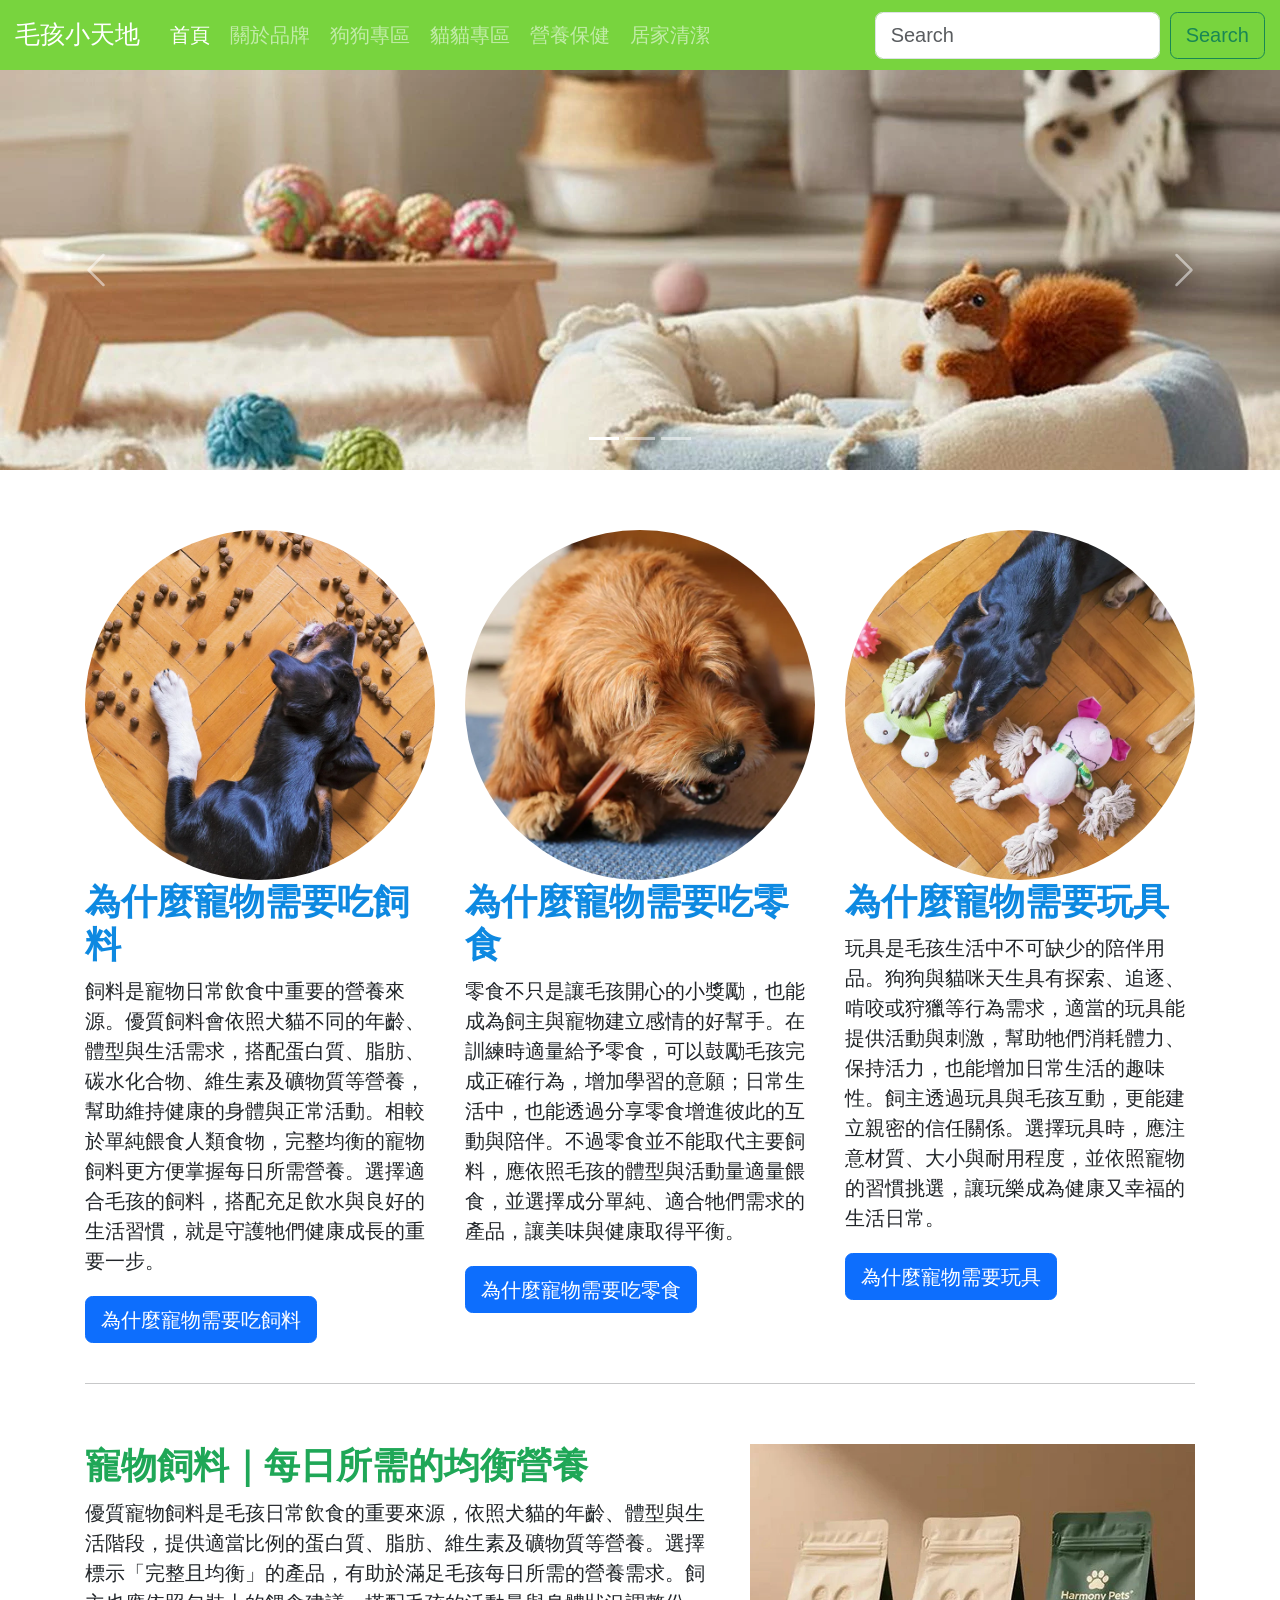
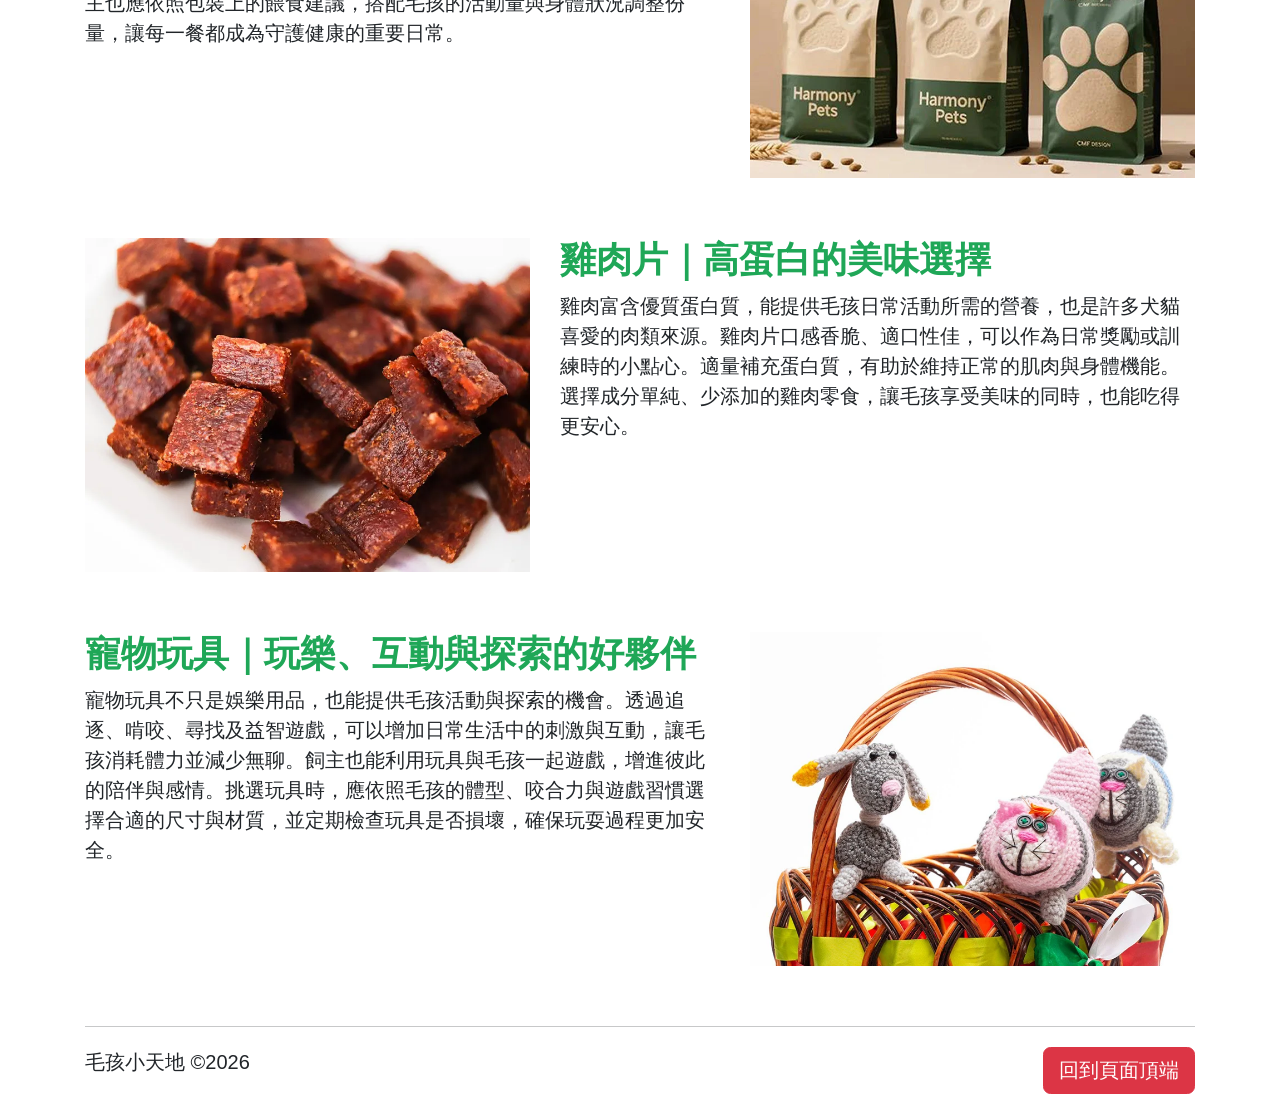
<file: index.html>
<!doctype html>
<!-- 網站所屬地區的語言 -->
<html lang="zh-Hant-TW">
  <head>
    <meta charset="utf-8">
    <meta name="viewport" content="width=device-width, initial-scale=1">
    <meta name="author"content="毛孩小天地">
    <meta name="description"content="毛孩小天地用心挑選寵物食品、零食與玩具，提供安心實用的寵物用品，陪伴飼主與毛孩創造幸福生活。">
    <meta name="generator"content="Visual Studio Code">
    <meta name="keywords"content="毛孩小天地,寵物用品,寵物食品,寵物零食,寵物玩具,寵物電商,寵物用品推薦,寵物食品推薦,毛孩用品,毛孩生活,寵物生活,狗狗用品,貓咪用品,寵物日常,毛孩陪伴,寵物幸福,安心寵物用品">
    <!-- favicon我的最愛(書籤)圖標 -->
     <link rel="shortcut icon" href="favicon.ico">
   <!-- 網站名稱、網頁名稱 -->
    <title>毛孩小天地-首頁</title>
    <link href="https://cdn.jsdelivr.net/npm/bootstrap@5.3.8/dist/css/bootstrap.min.css" rel="stylesheet" integrity="sha384-sRIl4kxILFvY47J16cr9ZwB07vP4J8+LH7qKQnuqkuIAvNWLzeN8tE5YBujZqJLB" crossorigin="anonymous">
    <link rel="stylesheet" href="css/custom.css">
  </head>
  <!-- 註冊GA才有追蹤碼，GA會有版本更新的問題，上傳網頁後才能申請 -->
    <!-- Google tag (gtag.js) -->
    <script async src="https://www.googletagmanager.com/gtag/js?id=G-40947F1K07"></script>
    <script>
      window.dataLayer = window.dataLayer || [];
      function gtag(){dataLayer.push(arguments);}
      gtag('js', new Date());

      gtag('config', 'G-40947F1K07');
    </script>
      <body>
    <!-- 9張圖片 6張文案 -->
    <!-- <h1>毛孩小天地</h1>
    <p> ｜陪伴每一個幸福日常 給毛孩最好的生活，從每一份用心開始。在「毛孩小天地」，我們相信，毛孩不只是寵物，更是家中最重要的家人。從安心美味的寵物食品、精心挑選的零食，到療癒又有趣的寵物玩具，我們用心為毛孩打造舒適、健康、充滿樂趣的生活。我們重視每一份陪伴，也重視毛孩的每個需求，嚴選實用又安心的好物，讓飼主買得放心，讓毛孩吃得開心、玩得盡興。毛孩的幸福，就是我們最大的用心。</p> -->
   
    <header>
      <nav class="navbar navbar-expand-lg bg-dark navbar-dark ">
  <div class="container-fluid">
    <a class="navbar-brand" href="index.html">毛孩小天地</a>
    <button class="navbar-toggler" type="button" data-bs-toggle="collapse" data-bs-target="#navbarSupportedContent" aria-controls="navbarSupportedContent" aria-expanded="false" aria-label="Toggle navigation">
      <span class="navbar-toggler-icon"></span>
    </button>
    <div class="collapse navbar-collapse" id="navbarSupportedContent">
      <ul class="navbar-nav me-auto mb-2 mb-lg-0">
        <li class="nav-item">
          <a class="nav-link active" aria-current="page" href="index.html">首頁</a>
        </li>
        <li class="nav-item">
          <a class="nav-link" href="about.html">關於品牌</a>
        </li>
        <li class="nav-item">
          <a class="nav-link" href="viewpoint.html">狗狗專區</a>
        </li>
        <li class="nav-item">
          <a class="nav-link" href="hotel.html">貓貓專區</a>
        </li><li class="nav-item">
          <a class="nav-link" href="safe.html">營養保健</a>
        </li>
        <li class="nav-item">
          <a class="nav-link" href="https://toolkit.url.com.tw/bbs/index.php?email=bbs@trial-163975.url.tw"target="_blank">居家清潔</a>
        </li>
      </ul>
      <form class="d-flex" role="search">
        <input class="form-control me-2" type="search" placeholder="Search" aria-label="Search"/>
        <button class="btn btn-outline-success" type="submit">Search</button>
      </form>
    </div>
  </div>
      </nav>    
    </header>
    <main>
      <div id="carouselExampleIndicators" class="carousel slide">
        <div class="carousel-indicators">
          <button type="button" data-bs-target="#carouselExampleIndicators" data-bs-slide-to="0" class="active" aria-current="true" aria-label="Slide 1"></button>
          <button type="button" data-bs-target="#carouselExampleIndicators" data-bs-slide-to="1" aria-label="Slide 2"></button>
          <button type="button" data-bs-target="#carouselExampleIndicators" data-bs-slide-to="2" aria-label="Slide 3"></button>
        </div>
        <div class="carousel-inner">
          <div class="carousel-item active">
            <img src="images/index/Homepage-Carousel/1-pet-toy.webp" class="d-block w-100" alt="溫馨玩具" title="溫馨玩具" aria-label="溫馨玩具">
          </div>
          <div class="carousel-item">
            <img src="images/index/Homepage-Carousel/1cat.webp" class="d-block w-100" alt="懶散貓咪" title="懶散貓咪" aria-label="懶散貓咪">
          </div>
          <div class="carousel-item">
            <img src="images/index/Homepage-Carousel/1pet-bowl.webp" class="d-block w-100" alt="飼料碗" title="飼料碗" aria-label="飼料碗">
          </div>
        </div>
        <button class="carousel-control-prev" type="button" data-bs-target="#carouselExampleIndicators" data-bs-slide="prev">
          <span class="carousel-control-prev-icon" aria-hidden="true"></span>
          <span class="visually-hidden">Previous</span>
        </button>
        <button class="carousel-control-next" type="button" data-bs-target="#carouselExampleIndicators" data-bs-slide="next">
          <span class="carousel-control-next-icon" aria-hidden="true"></span>
          <span class="visually-hidden">Next</span>
        </button>
      </div> 
      <div class="container">
        <div class="row">
          <div class="col-lg-4 order-md-2 mt-5">
            <a href="https://www.aafco.org/consumers/understanding-pet-food/selecting-the-right-pet-food?utm_source=chatgpt.com" target="_blank"><img src="images/index/Homepage-Description/2-pet-eat-.webp" class="rounded-circle w-100" alt="狗狗貓咪搭配零食與寵物玩具，讓居家生活更添樂趣，滿足寵物日常玩樂需求" title="狗狗貓咪搭配零食與寵物玩具，讓居家生活更添樂趣，滿足寵物日常玩樂需求" aria-label="狗狗貓咪搭配零食與寵物玩具，讓居家生活更添樂趣，滿足寵物日常玩樂需求"></a>
            <div class="card-body">
              <h2>為什麼寵物需要吃飼料</h2>
              <p>飼料是寵物日常飲食中重要的營養來源。優質飼料會依照犬貓不同的年齡、體型與生活需求，搭配蛋白質、脂肪、碳水化合物、維生素及礦物質等營養，幫助維持健康的身體與正常活動。相較於單純餵食人類食物，完整均衡的寵物飼料更方便掌握每日所需營養。選擇適合毛孩的飼料，搭配充足飲水與良好的生活習慣，就是守護牠們健康成長的重要一步。</p>
              <p class="text-end"></p>
              <a href="https://www.aafco.org/consumers/understanding-pet-food/selecting-the-right-pet-food?utm_source=chatgpt.com" target="_blank"class="btn btn-primary" role="button">為什麼寵物需要吃飼料</a></p>
              </div>
          </div>
          <div class="col-lg-4 order-md-2 mt-5">
            <a href="https://healthtopics.vetmed.ucdavis.edu/health-topics/canine/treat-guidelines-dogs?utm_source=chatgpt.com
            " target="_blank"><img src="images/index/Homepage-Description/2-pet-snacks.webp" class="rounded-circle w-100" alt="可愛狗狗啃咬寵物零食棒，幫助滿足狗狗啃咬需求，搭配狗狗潔牙骨與犬用零食，讓日常獎勵更有趣" title="可愛狗狗啃咬寵物零食棒，幫助滿足狗狗啃咬需求，搭配狗狗潔牙骨與犬用零食，讓日常獎勵更有趣" aria-label="可愛狗狗啃咬寵物零食棒，幫助滿足狗狗啃咬需求，搭配狗狗潔牙骨與犬用零食，讓日常獎勵更有趣"></a>
            <div class="card-body">
              <h2>為什麼寵物需要吃零食</h2>
              <p>零食不只是讓毛孩開心的小獎勵，也能成為飼主與寵物建立感情的好幫手。在訓練時適量給予零食，可以鼓勵毛孩完成正確行為，增加學習的意願；日常生活中，也能透過分享零食增進彼此的互動與陪伴。不過零食並不能取代主要飼料，應依照毛孩的體型與活動量適量餵食，並選擇成分單純、適合牠們需求的產品，讓美味與健康取得平衡。</p>
              <p class="text-end"></p>
              <a href="https://healthtopics.vetmed.ucdavis.edu/health-topics/canine/treat-guidelines-dogs?utm_source=chatgpt.com" target="_blank"class="btn btn-primary" role="button">為什麼寵物需要吃零食</a></p>
              </div>
          </div>
          <div class="col-lg-4 order-md-2 mt-5">
            <a href="https://vcahospitals.com/know-your-pet/behavior-management---enrichment-and-activity-toys?utm_source=chatgpt.com#utm_source=chatgpt.com" target="_blank"><img src="images/index/Homepage-Description/2-pet-toy.webp" class="rounded-circle w-100" alt="狗狗玩具推薦！耐咬繩結玩具、互動發聲玩偶與磨牙玩具，滿足狗狗啃咬及玩樂需求，增添居家陪伴樂趣" title="狗狗玩具推薦！耐咬繩結玩具、互動發聲玩偶與磨牙玩具，滿足狗狗啃咬及玩樂需求，增添居家陪伴樂趣" aria-label="狗狗玩具推薦！耐咬繩結玩具、互動發聲玩偶與磨牙玩具，滿足狗狗啃咬及玩樂需求，增添居家陪伴樂趣"></a>
            <div class="card-body">
              <h2>為什麼寵物需要玩具</h2>
              <p>玩具是毛孩生活中不可缺少的陪伴用品。狗狗與貓咪天生具有探索、追逐、啃咬或狩獵等行為需求，適當的玩具能提供活動與刺激，幫助牠們消耗體力、保持活力，也能增加日常生活的趣味性。飼主透過玩具與毛孩互動，更能建立親密的信任關係。選擇玩具時，應注意材質、大小與耐用程度，並依照寵物的習慣挑選，讓玩樂成為健康又幸福的生活日常。</p>
              <p class="text-end"></p>
              <a href="https://vcahospitals.com/know-your-pet/behavior-management---enrichment-and-activity-toys?utm_source=chatgpt.com#utm_source=chatgpt.com" target="_blank"class="btn btn-primary" role="button">為什麼寵物需要玩具</a></p>
              </div>
          </div>                
        </div>
        <hr>
        <div class="row my-5">
          <div class="col-md-7">
            <h2 class="h2-custom-pink">寵物飼料｜每日所需的均衡營養</h2>
            <p>優質寵物飼料是毛孩日常飲食的重要來源，依照犬貓的年齡、體型與生活階段，提供適當比例的蛋白質、脂肪、維生素及礦物質等營養。選擇標示「完整且均衡」的產品，有助於滿足毛孩每日所需的營養需求。飼主也應依照包裝上的餵食建議，搭配毛孩的活動量與身體狀況調整份量，讓每一餐都成為守護健康的重要日常。</p>
          </div>
          <div class="col-md-5">
            <img src="images/index/Homepage-Product/3-pet-feed_.webp" class="img-fluid mx-auto" alt="寵物飼料｜每日所需的均衡營養" title="寵物飼料｜每日所需的均衡營養" aria-label="寵物飼料｜每日所需的均衡營養">
          </div>
        </div>
        <div class="row my-5">
          <div class="col-md-7 order-md-1">
            <h2 class="h2-custom-pink">雞肉片｜高蛋白的美味選擇</h2>
            <p>雞肉富含優質蛋白質，能提供毛孩日常活動所需的營養，也是許多犬貓喜愛的肉類來源。雞肉片口感香脆、適口性佳，可以作為日常獎勵或訓練時的小點心。適量補充蛋白質，有助於維持正常的肌肉與身體機能。選擇成分單純、少添加的雞肉零食，讓毛孩享受美味的同時，也能吃得更安心。</p>
          </div>
          <div class="col-md-5 order-md-0">
            <img src="images/index/Homepage-Product/3-pet-snack.webp" class="img-fluid mx-auto" alt="雞肉片｜高蛋白的美味選擇" title="雞肉片｜高蛋白的美味選擇" aria-label="雞肉片｜高蛋白的美味選擇">
          </div>
        </div>
        <div class="row my-5">
          <div class="col-md-7">
            <h2 class="h2-custom-pink">寵物玩具｜玩樂、互動與探索的好夥伴</h2>
            <p>寵物玩具不只是娛樂用品，也能提供毛孩活動與探索的機會。透過追逐、啃咬、尋找及益智遊戲，可以增加日常生活中的刺激與互動，讓毛孩消耗體力並減少無聊。飼主也能利用玩具與毛孩一起遊戲，增進彼此的陪伴與感情。挑選玩具時，應依照毛孩的體型、咬合力與遊戲習慣選擇合適的尺寸與材質，並定期檢查玩具是否損壞，確保玩耍過程更加安全。</p>
          </div>
          <div class="col-md-5">
            <img src="images/index/Homepage-Product/3-pet-toy.webp" class="img-fluid mx-auto" alt="寵物玩具｜玩樂、互動與探索的好夥伴" title="寵物玩具｜玩樂、互動與探索的好夥伴" aria-label="寵物玩具｜玩樂、互動與探索的好夥伴">
          </div>
        </div> 
        <hr>
      </div>
      <footer class="container">
        <p class="float-end"><a href="#top" class="btn btn-danger">回到頁面頂端</a></p>
        <p>毛孩小天地 &copy;2026</p>
      </footer>
   </main>




    <script src="https://cdn.jsdelivr.net/npm/bootstrap@5.3.8/dist/js/bootstrap.bundle.min.js" integrity="sha384-FKyoEForCGlyvwx9Hj09JcYn3nv7wiPVlz7YYwJrWVcXK/BmnVDxM+D2scQbITxI" crossorigin="anonymous"></script>
  </body>
</html>
</file>
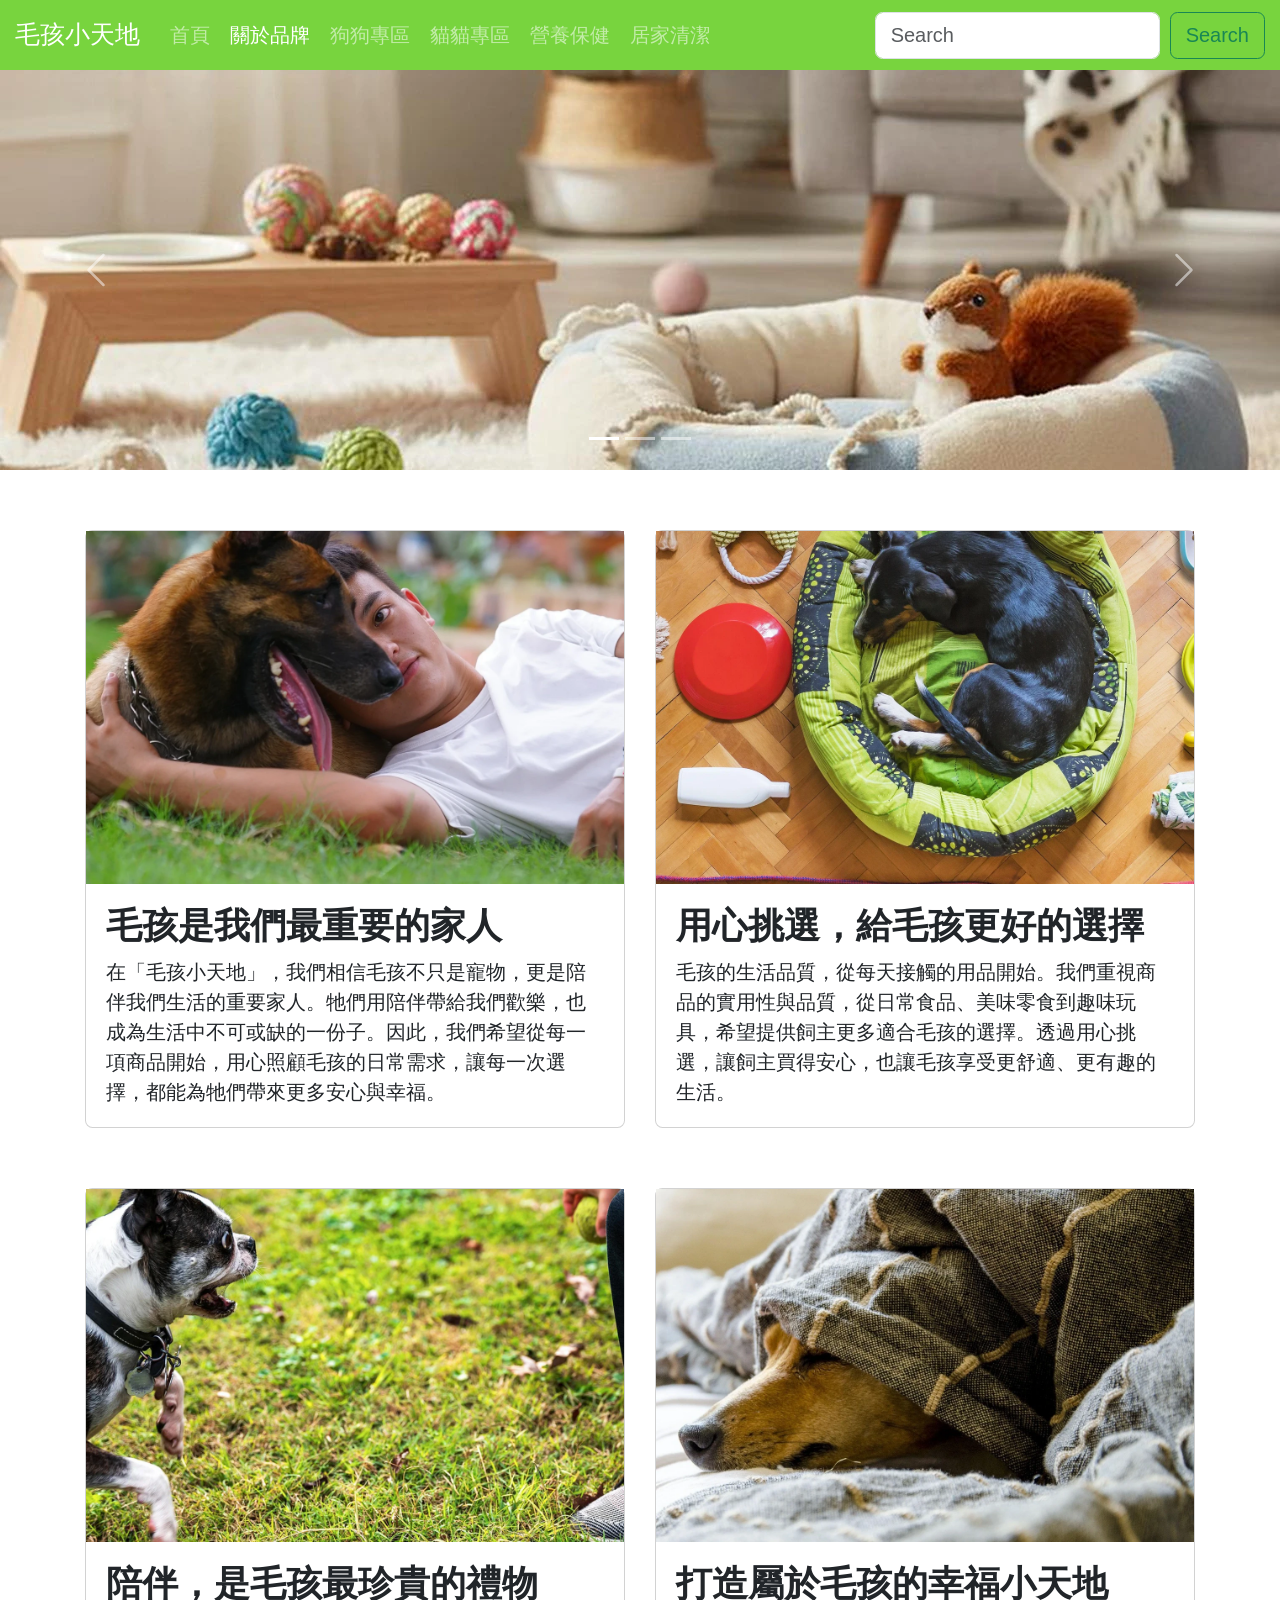
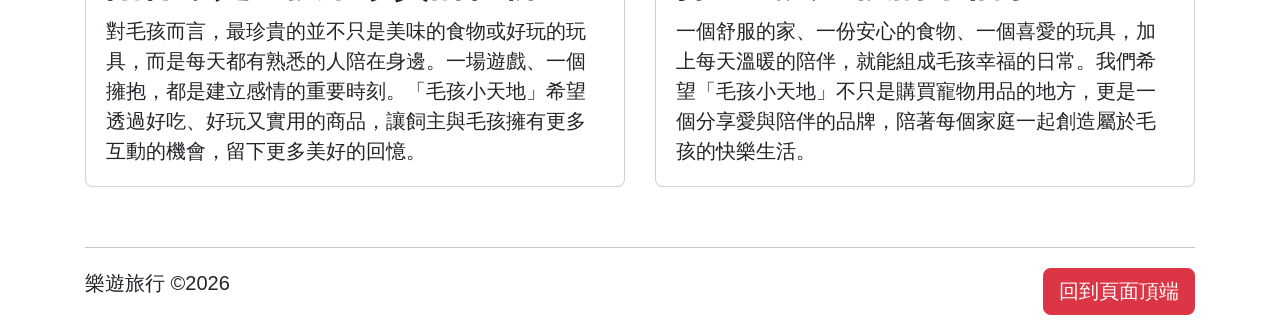
<file: about.html>
<!doctype html>
<!-- 網站所屬地區的語言 -->
<html lang="zh-Hant-TW">
  <head>
    <meta charset="utf-8">
    <meta name="viewport" content="width=device-width, initial-scale=1">
    <meta name="author"content="毛孩小天地">
    <meta name="description"content="毛孩小天地提供精選寵物食品、零食、玩具與生活用品，用心照顧毛孩日常需求，陪伴飼主打造安心、舒適又幸福的生活。">
    <meta name="generator"content="Visual Studio Code">
    <meta name="keywords"content="毛孩小天地,寵物用品,寵物食品,寵物零食,寵物玩具,寵物生活用品,寵物電商,狗狗用品,貓咪用品,寵物用品推薦,寵物日常照護,寵物陪伴,毛孩幸福生活,高品質寵物用品">
    <!-- favicon我的最愛(書籤)圖標 -->
    <link rel="shortcut icon" href="favicon.ico">
   <!-- 網站名稱、網頁名稱 -->
    <title>毛孩小天地-關於品牌</title>
    <link href="https://cdn.jsdelivr.net/npm/bootstrap@5.3.8/dist/css/bootstrap.min.css" rel="stylesheet" integrity="sha384-sRIl4kxILFvY47J16cr9ZwB07vP4J8+LH7qKQnuqkuIAvNWLzeN8tE5YBujZqJLB" crossorigin="anonymous">
    <link rel="stylesheet" href="css/custom.css">
  </head>
  <!-- 註冊GA才有追蹤碼，GA會有版本更新的問題，上傳網頁後才能申請 -->
    <!-- Google tag (gtag.js) -->
    <script async src="https://www.googletagmanager.com/gtag/js?id=G-40947F1K07"></script>
    <script>
      window.dataLayer = window.dataLayer || [];
      function gtag(){dataLayer.push(arguments);}
      gtag('js', new Date());

      gtag('config', 'G-40947F1K07');
    </script>
      <body>
    <!-- 9張圖片 6張文案 -->
    <!-- <h1>毛孩小天地</h1>
    <p> ｜陪伴每一個幸福日常 給毛孩最好的生活，從每一份用心開始。在「毛孩小天地」，我們相信，毛孩不只是寵物，更是家中最重要的家人。從安心美味的寵物食品、精心挑選的零食，到療癒又有趣的寵物玩具，我們用心為毛孩打造舒適、健康、充滿樂趣的生活。我們重視每一份陪伴，也重視毛孩的每個需求，嚴選實用又安心的好物，讓飼主買得放心，讓毛孩吃得開心、玩得盡興。毛孩的幸福，就是我們最大的用心。</p> -->
   
    <header>
      <nav class="navbar navbar-expand-lg bg-dark navbar-dark ">
  <div class="container-fluid">
    <a class="navbar-brand" href="index.html">毛孩小天地</a>
    <button class="navbar-toggler" type="button" data-bs-toggle="collapse" data-bs-target="#navbarSupportedContent" aria-controls="navbarSupportedContent" aria-expanded="false" aria-label="Toggle navigation">
      <span class="navbar-toggler-icon"></span>
    </button>
    <div class="collapse navbar-collapse" id="navbarSupportedContent">
      <ul class="navbar-nav me-auto mb-2 mb-lg-0">
        <li class="nav-item">
          <a class="nav-link" href="index.html">首頁</a>
        </li>
        <li class="nav-item">
          <a class="nav-link active" aria-current="page" href="about.html">關於品牌</a>
        </li>
        <li class="nav-item">
          <a class="nav-link" href="viewpoint.html">狗狗專區</a>
        </li>
        <li class="nav-item">
          <a class="nav-link" href="hotel.html">貓貓專區</a>
        </li><li class="nav-item">
          <a class="nav-link" href="safe.html">營養保健</a>
        </li>
        <li class="nav-item">
          <a class="nav-link" href="https://toolkit.url.com.tw/bbs/index.php?email=bbs@trial-163975.url.tw"target="_blank">居家清潔</a>
        </li>
      </ul>
      <form class="d-flex" role="search">
        <input class="form-control me-2" type="search" placeholder="Search" aria-label="Search"/>
        <button class="btn btn-outline-success" type="submit">Search</button>
      </form>
    </div>
  </div>
      </nav>    
    </header>
    <main>
      <div id="carouselExampleIndicators" class="carousel slide">
        <div class="carousel-indicators">
          <button type="button" data-bs-target="#carouselExampleIndicators" data-bs-slide-to="0" class="active" aria-current="true" aria-label="Slide 1"></button>
          <button type="button" data-bs-target="#carouselExampleIndicators" data-bs-slide-to="1" aria-label="Slide 2"></button>
          <button type="button" data-bs-target="#carouselExampleIndicators" data-bs-slide-to="2" aria-label="Slide 3"></button>
        </div>
        <div class="carousel-inner">
          <div class="carousel-item active">
            <img src="images/index/Homepage-Carousel/1-pet-toy.webp" class="d-block w-100" alt="溫馨玩具" title="溫馨玩具" aria-label="溫馨玩具">
          </div>
          <div class="carousel-item">
            <img src="images/index/Homepage-Carousel/1cat.webp" class="d-block w-100" alt="懶散貓咪" title="懶散貓咪" aria-label="懶散貓咪">
          </div>
          <div class="carousel-item">
            <img src="images/index/Homepage-Carousel/1pet-bowl.webp" class="d-block w-100" alt="飼料碗" title="飼料碗" aria-label="飼料碗">
          </div>
        </div>
        <button class="carousel-control-prev" type="button" data-bs-target="#carouselExampleIndicators" data-bs-slide="prev">
          <span class="carousel-control-prev-icon" aria-hidden="true"></span>
          <span class="visually-hidden">Previous</span>
        </button>
        <button class="carousel-control-next" type="button" data-bs-target="#carouselExampleIndicators" data-bs-slide="next">
          <span class="carousel-control-next-icon" aria-hidden="true"></span>
          <span class="visually-hidden">Next</span>
        </button>
      </div> 
      <div class="container">
        <div class="row">
          <div class="col-lg-6">
            <div class="card mt-5">
            <img src="images/about/1pet-owner-bonding.webp" class="毛孩是我們最重要的家人" alt="毛孩是我們最重要的家人" title="毛孩是我們最重要的家人" aria-label="毛孩是我們最重要的家人">
            <div class="card-body">
              <h2 class="card-title">毛孩是我們最重要的家人</h2>
              <p class="card-text">在「毛孩小天地」，我們相信毛孩不只是寵物，更是陪伴我們生活的重要家人。牠們用陪伴帶給我們歡樂，也成為生活中不可或缺的一份子。因此，我們希望從每一項商品開始，用心照顧毛孩的日常需求，讓每一次選擇，都能為牠們帶來更多安心與幸福。</p>
              
            </div>
            </div>
            




          </div>
          <div class="col-lg-6">
            <div class="card mt-5">
            <img src="images/about/2pet-products selection.webp" class="用心挑選，給毛孩更好的選擇" alt="用心挑選，給毛孩更好的選擇" title="用心挑選，給毛孩更好的選擇" aria-label="用心挑選，給毛孩更好的選擇">
            <div class="card-body">
              <h2 class="card-title">用心挑選，給毛孩更好的選擇</h2>
              <p class="card-text">毛孩的生活品質，從每天接觸的用品開始。我們重視商品的實用性與品質，從日常食品、美味零食到趣味玩具，希望提供飼主更多適合毛孩的選擇。透過用心挑選，讓飼主買得安心，也讓毛孩享受更舒適、更有趣的生活。</p>
              
            </div>
            </div>
            




          </div>
        </div>

              <div class="row">
          <div class="col-lg-6">
            <div class="card mt-5">
            <img src="images/about/3owner-playing-with-pet.webp" class="陪伴，是毛孩最珍貴的禮物" alt="陪伴，是毛孩最珍貴的禮物" title="陪伴，是毛孩最珍貴的禮物" aria-label="陪伴，是毛孩最珍貴的禮物">
            <div class="card-body">
              <h2 class="card-title">陪伴，是毛孩最珍貴的禮物</h2>
              <p class="card-text">對毛孩而言，最珍貴的並不只是美味的食物或好玩的玩具，而是每天都有熟悉的人陪在身邊。一場遊戲、一個擁抱，都是建立感情的重要時刻。「毛孩小天地」希望透過好吃、好玩又實用的商品，讓飼主與毛孩擁有更多互動的機會，留下更多美好的回憶。</p>
              
            </div>
            </div>
            




          </div>
          <div class="col-lg-6">
            <div class="card mt-5">
            <img src="images/about/4happy-pet-at-home.webp" class="打造屬於毛孩的幸福小天地" alt="打造屬於毛孩的幸福小天地" title="打造屬於毛孩的幸福小天地" aria-label="打造屬於毛孩的幸福小天地">
            <div class="card-body">
              <h2 class="card-title">打造屬於毛孩的幸福小天地</h2>
              <p class="card-text">一個舒服的家、一份安心的食物、一個喜愛的玩具，加上每天溫暖的陪伴，就能組成毛孩幸福的日常。我們希望「毛孩小天地」不只是購買寵物用品的地方，更是一個分享愛與陪伴的品牌，陪著每個家庭一起創造屬於毛孩的快樂生活。</p>
              
            </div>
            </div>
            




          </div>
        </div>
        

        <hr class="mt-5 mb-3">
      </div>
      <footer class="container">
        <p class="float-end"><a href="#top" class="btn btn-danger">回到頁面頂端</a></p>
        <p>樂遊旅行 &copy;2026</p>
      </footer>
   </main>




    <script src="https://cdn.jsdelivr.net/npm/bootstrap@5.3.8/dist/js/bootstrap.bundle.min.js" integrity="sha384-FKyoEForCGlyvwx9Hj09JcYn3nv7wiPVlz7YYwJrWVcXK/BmnVDxM+D2scQbITxI" crossorigin="anonymous"></script>
  </body>
</html>
</file>
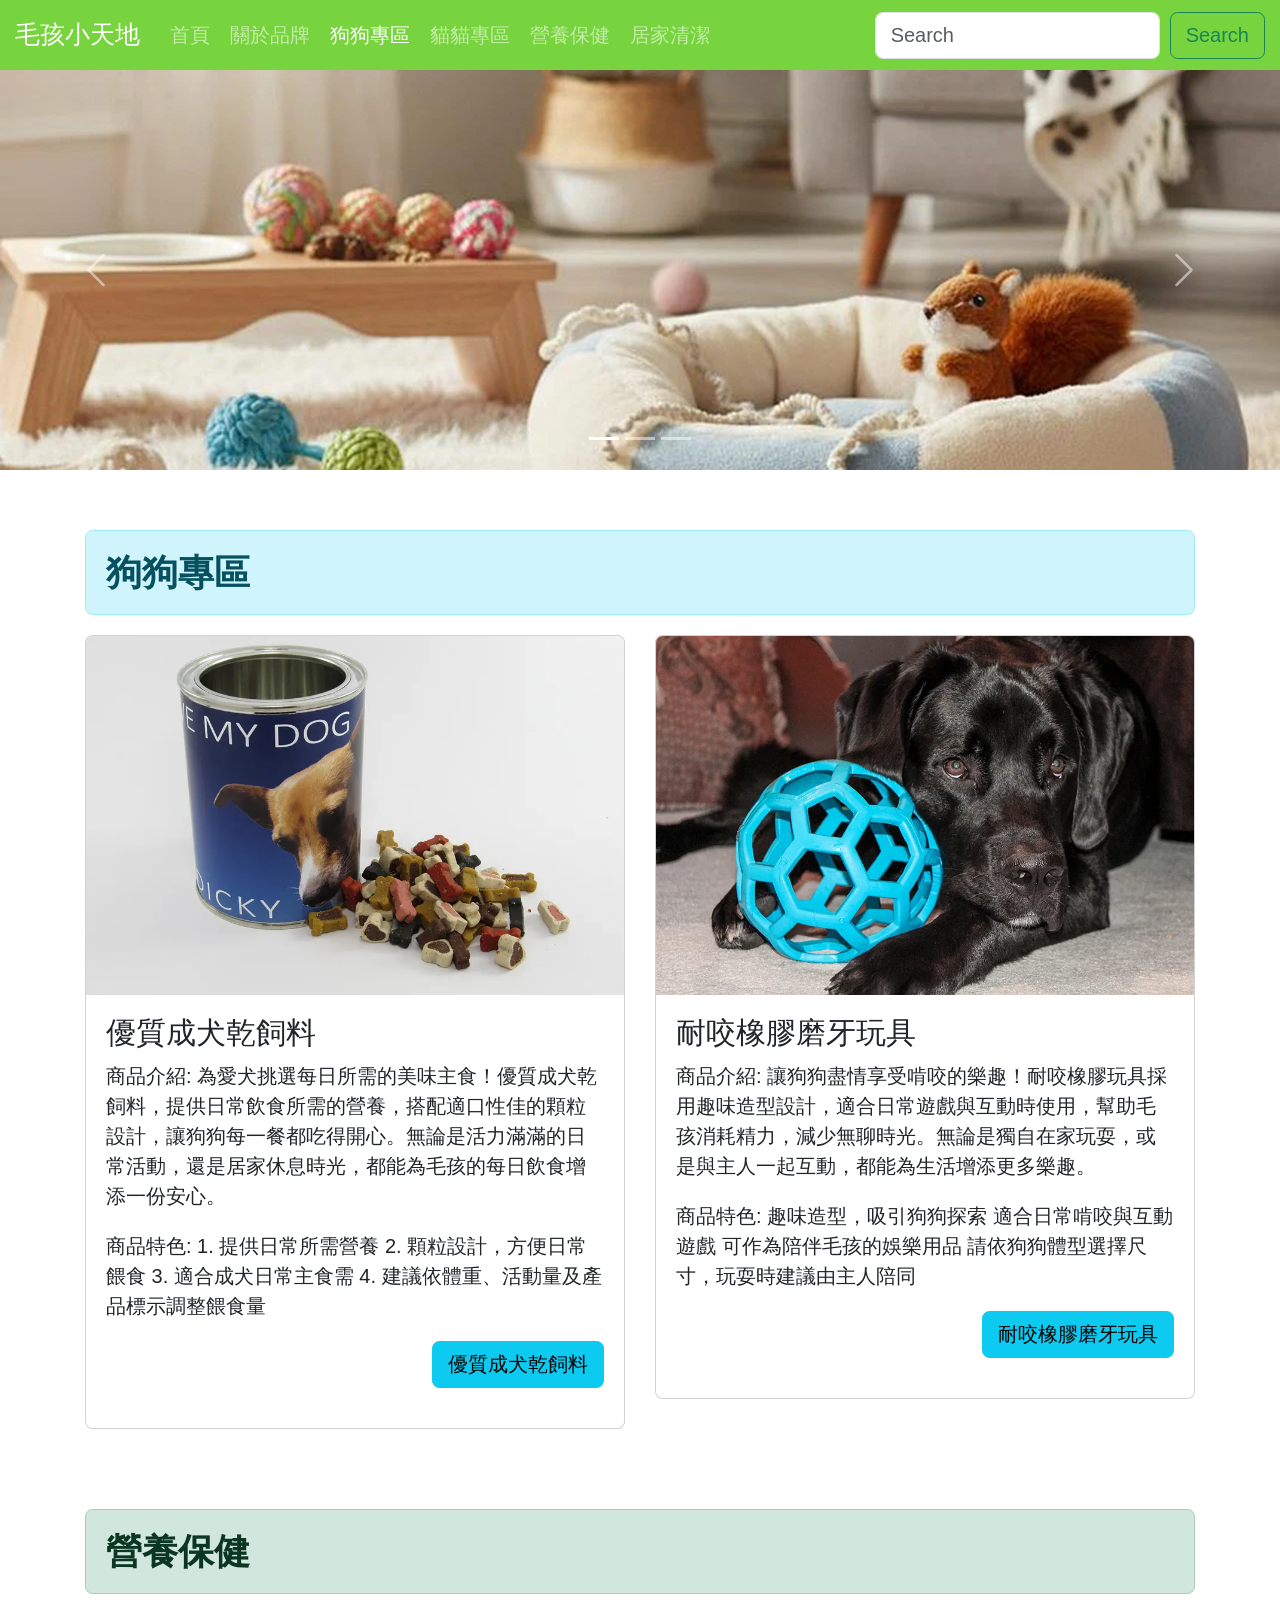
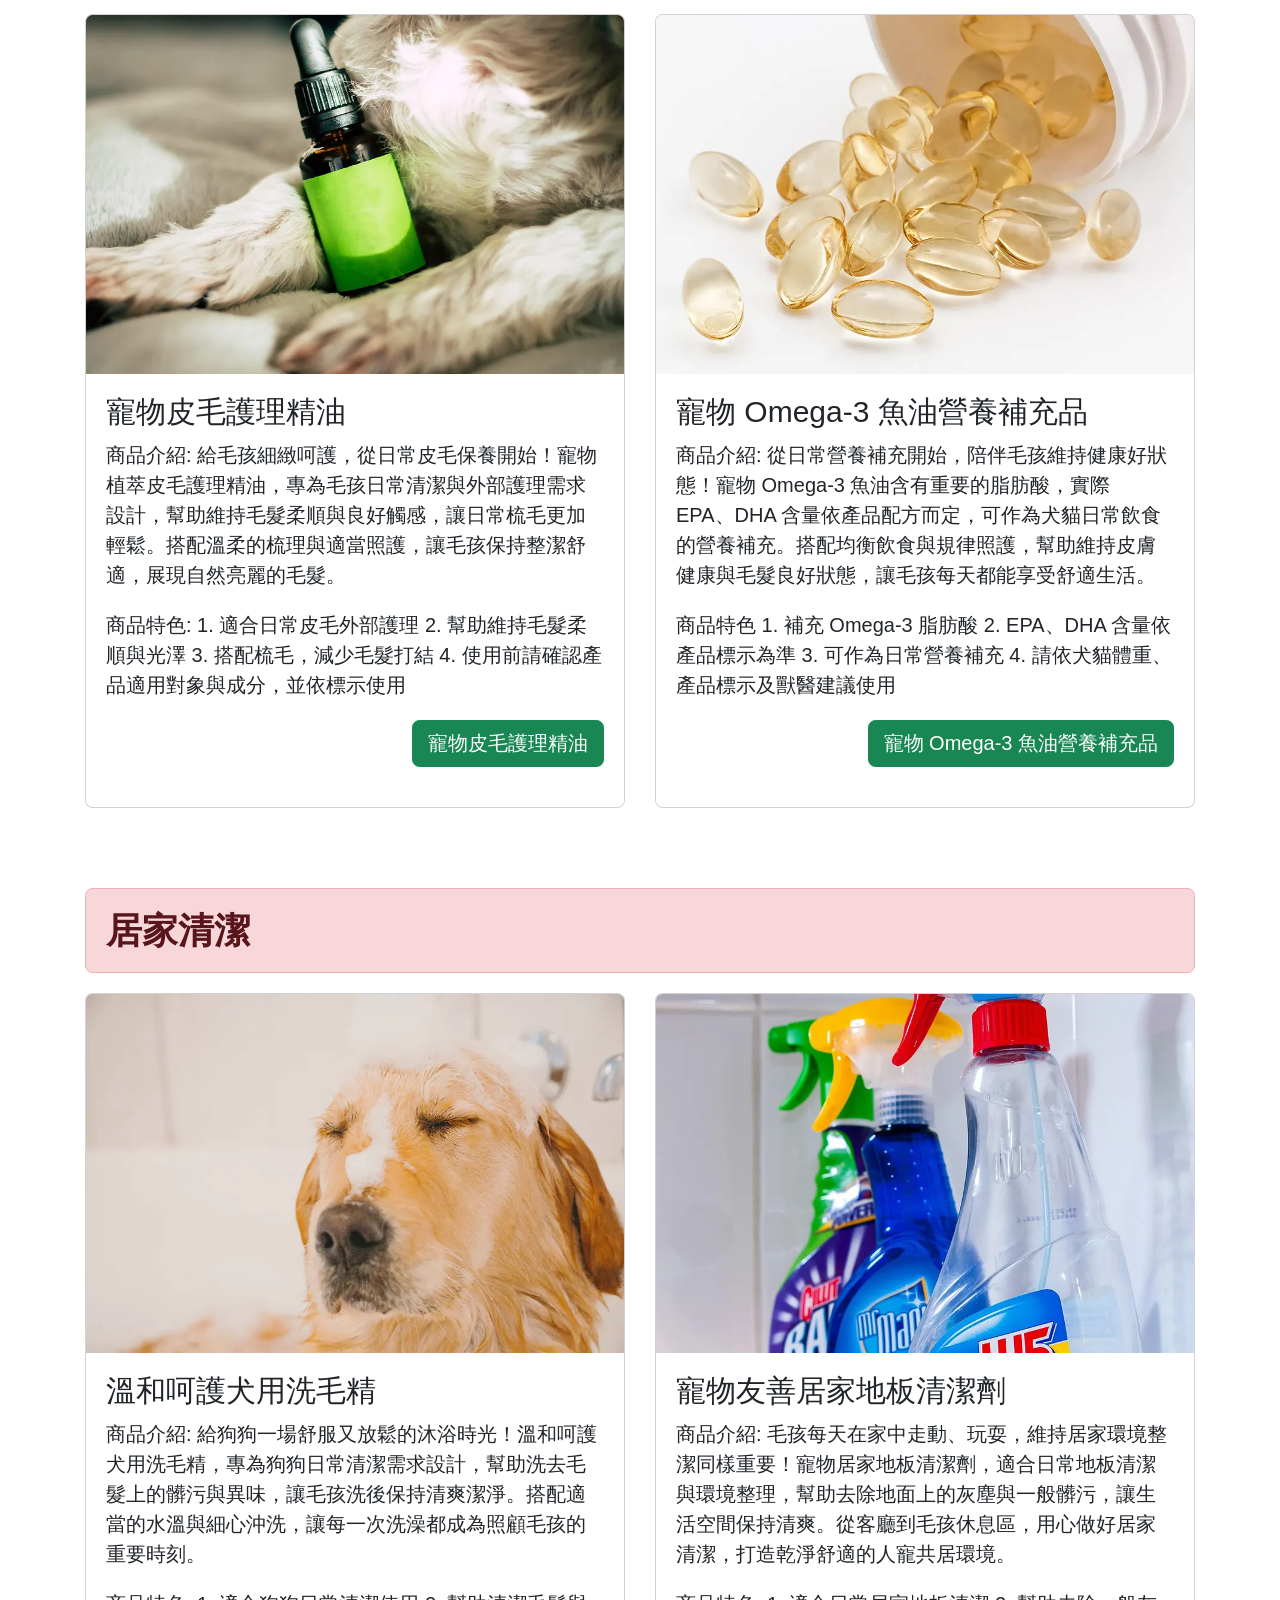
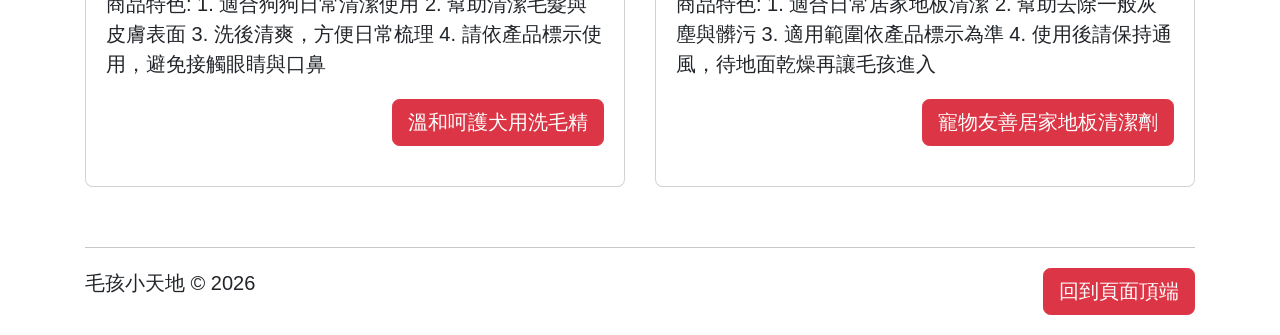
<file: viewpoint.html>
<!doctype html>
<html lang="zh-Hant-TW">
  <head>
    <meta charset="utf-8">
    <meta name="viewport" content="width=device-width, initial-scale=1">
    <meta name="author" content="毛孩小天地">
    <meta name="description" content="">
    <meta name="generator" content="Visual Studio Code">
    <meta name="keywords" content="">
    <!-- favicon我的最愛(書籤)圖標 -->
    <link rel="shortcut icon" href="favicon.ico">
    <title>毛孩小天地-狗狗專區</title>
    <link href="https://cdn.jsdelivr.net/npm/bootstrap@5.3.8/dist/css/bootstrap.min.css" rel="stylesheet" integrity="sha384-sRIl4kxILFvY47J16cr9ZwB07vP4J8+LH7qKQnuqkuIAvNWLzeN8tE5YBujZqJLB" crossorigin="anonymous">
    <link rel="stylesheet" href="css/custom.css">
  </head>
  <!-- 註冊GA才有追蹤碼，GA會有版本更新的問題，上傳網頁後才能申請 -->
  <!-- Google tag (gtag.js) -->
  <!-- Google tag (gtag.js) -->
  <script async src="https://www.googletagmanager.com/gtag/js?id=G-40947F1K07"></script>
  <script>
    window.dataLayer = window.dataLayer || [];
    function gtag(){dataLayer.push(arguments);}
    gtag('js', new Date());

    gtag('config', 'G-40947F1K07');
  </script>
  <body>
    <header>
      <nav class="navbar navbar-expand-lg bg-dark navbar-dark">
        <div class="container-fluid">
          <a class="navbar-brand" href="index.html">毛孩小天地</a>
          <button class="navbar-toggler" type="button" data-bs-toggle="collapse" data-bs-target="#navbarSupportedContent" aria-controls="navbarSupportedContent" aria-expanded="false" aria-label="Toggle navigation">
            <span class="navbar-toggler-icon"></span>
          </button>
          <div class="collapse navbar-collapse" id="navbarSupportedContent">
            <ul class="navbar-nav me-auto mb-2 mb-lg-0">
              <li class="nav-item">
                <a class="nav-link" href="index.html">首頁</a>
              </li>
              <li class="nav-item">
                <a class="nav-link" href="about.html">關於品牌</a>
              </li>
              <li class="nav-item">
                <a class="nav-link active" aria-current="page" href="viewpoint.html">狗狗專區</a>
              </li>
              <li class="nav-item">
                <a class="nav-link" href="hotel.html">貓貓專區</a>
              </li>
              <li class="nav-item">
                <a class="nav-link" href="safe.html">營養保健</a>
              </li>
              <li class="nav-item">
                <a class="nav-link" href="https://toolkit.url.com.tw/bbs/index.php?email=bbs@trial-163975.url.tw"target="_blank">居家清潔</a>
              </li>
            </ul>
            <form class="d-flex" role="search">
              <input class="form-control me-2" type="search" placeholder="Search" aria-label="Search"/>
              <button class="btn btn-outline-success" type="submit">Search</button>
            </form>
          </div>
        </div>
      </nav>
    </header>
    <main>
      <!-- 輪播圖沒有語意標籤，需要下ID -->
      <div id="carouselExampleIndicators" class="carousel slide">
        <div class="carousel-indicators">
          <button type="button" data-bs-target="#carouselExampleIndicators" data-bs-slide-to="0" class="active" aria-current="true" aria-label="Slide 1"></button>
          <button type="button" data-bs-target="#carouselExampleIndicators" data-bs-slide-to="1" aria-label="Slide 2"></button>
          <button type="button" data-bs-target="#carouselExampleIndicators" data-bs-slide-to="2" aria-label="Slide 3"></button>
        </div>
        <div class="carousel-inner">
            <div class="carousel-item active">
              <img src="images/index/Homepage-Carousel/1-pet-toy.webp" class="d-block w-100" alt="溫馨玩具" title="溫馨玩具" aria-label="溫馨玩具">
            </div>
            <div class="carousel-item">
              <img src="images/index/Homepage-Carousel/1cat.webp" class="d-block w-100" alt="懶散貓咪" title="懶散貓咪" aria-label="懶散貓咪"></div>
            <div class="carousel-item">
              <img src="images/index/Homepage-Carousel/1pet-bowl.webp" class="d-block w-100" alt="飼料碗" title="飼料碗" aria-label="飼料碗"></div></div>
        
        <button class="carousel-control-prev" type="button" data-bs-target="#carouselExampleIndicators" data-bs-slide="prev">
          <span class="carousel-control-prev-icon" aria-hidden="true"></span>
          <span class="visually-hidden">Previous</span>
        </button>
        <button class="carousel-control-next" type="button" data-bs-target="#carouselExampleIndicators" data-bs-slide="next">
          <span class="carousel-control-next-icon" aria-hidden="true"></span>
          <span class="visually-hidden">Next</span>
        </button>
      </div>
      <div class="container">
        <!-- 第一個分類標題與橫列 -->
        <h2 class="alert alert-info mt-5" role="alert">狗狗專區</h2>
        <div class="row">
            <div class="col-lg-6 mb-3">
                <div class="card">
                <img src="images/other/dog1.webp" class="card-img-top" alt="優質成犬乾飼料" title="優質成犬乾飼料" aria-label="優質成犬乾飼料">
                <div class="card-body">
                    <h4 class="card-title">優質成犬乾飼料</h4>
                    <p class="card-text">商品介紹:
                    為愛犬挑選每日所需的美味主食！優質成犬乾飼料，提供日常飲食所需的營養，搭配適口性佳的顆粒設計，讓狗狗每一餐都吃得開心。無論是活力滿滿的日常活動，還是居家休息時光，都能為毛孩的每日飲食增添一份安心。</p>
                    <p class="card-text">商品特色:
                      1. 提供日常所需營養
                      2. 顆粒設計，方便日常餵食
                      3. 適合成犬日常主食需 
                      4. 建議依體重、活動量及產品標示調整餵食量</p>
                    <p class="text-end"><a href="https://www.npm.gov.tw/" target="_blank" class="btn btn-info" role="button">優質成犬乾飼料</a></p>
                      </div>
                      </div>
                     </div>
            <div class="col-lg-6 mb-3">
                <div class="card">
                    <img src="images/other/dog2.webp" class="card-img-top" alt="耐咬橡膠磨牙玩具
                    " title="耐咬橡膠磨牙玩具
                    " aria-label="耐咬橡膠磨牙玩具
                    ">
                    <div class="card-body">
                        <h4 class="card-title">耐咬橡膠磨牙玩具</h4>
                        <p class="card-text">商品介紹:
                        讓狗狗盡情享受啃咬的樂趣！耐咬橡膠玩具採用趣味造型設計，適合日常遊戲與互動時使用，幫助毛孩消耗精力，減少無聊時光。無論是獨自在家玩耍，或是與主人一起互動，都能為生活增添更多樂趣。
                        </p>
                        <p class="card-text">商品特色:
                        趣味造型，吸引狗狗探索
                        適合日常啃咬與互動遊戲
                        可作為陪伴毛孩的娛樂用品
                        請依狗狗體型選擇尺寸，玩耍時建議由主人陪同
                        </p>
                        <p class="text-end"><a href="https://www.ymsnp.gov.tw/" target="_blank" class="btn btn-info" role="button">耐咬橡膠磨牙玩具</a></p>
                    </div>
                </div>
            </div>
        </div>
        <!-- 第二個分類標題與橫列 -->
        <h2 class="alert alert-success mt-5" role="alert">營養保健</h2>
        <div class="row">
            <div class="col-lg-6 mb-3">
                <div class="card">
                    <img src="images/other/medicine1.webp" class="card-img-top" alt="寵物皮毛護理精油" title="寵物皮毛護理精油" aria-label="寵物皮毛護理精油">
                    <div class="card-body">
                      <h4 class="card-title">寵物皮毛護理精油</h4>
                      <p class="card-text">商品介紹:
                      給毛孩細緻呵護，從日常皮毛保養開始！寵物植萃皮毛護理精油，專為毛孩日常清潔與外部護理需求設計，幫助維持毛髮柔順與良好觸感，讓日常梳毛更加輕鬆。搭配溫柔的梳理與適當照護，讓毛孩保持整潔舒適，展現自然亮麗的毛髮。</p>
                      <p class="card-text">商品特色:
                      1. 適合日常皮毛外部護理
                      2. 幫助維持毛髮柔順與光澤
                      3. 搭配梳毛，減少毛髮打結
                      4. 使用前請確認產品適用對象與成分，並依標示使用</p>
                      
                      <p class="text-end"><a href="https://www.trimt-nsa.gov.tw/mountain/understand?category=3&code=4-1-1" target="_blank" class="btn btn-success" role="button">寵物皮毛護理精油</a></p>
                    </div>
                </div>
            </div>
            <div class="col-lg-6 mb-3">
                <div class="card">
                  <img src="images/other/medicine2.webp" class="card-img-top" alt="寵物 Omega-3 魚油營養補充品" title="寵物 Omega-3 魚油營養補充品" aria-label="寵物 Omega-3 魚油營養補充品">
                  <div class="card-body">
                    <h4 class="card-title">寵物 Omega-3 魚油營養補充品</h4>
                    <p class="card-text">商品介紹:
                    從日常營養補充開始，陪伴毛孩維持健康好狀態！寵物 Omega-3 魚油含有重要的脂肪酸，實際 EPA、DHA 含量依產品配方而定，可作為犬貓日常飲食的營養補充。搭配均衡飲食與規律照護，幫助維持皮膚健康與毛髮良好狀態，讓毛孩每天都能享受舒適生活。
                    </p>
                    <p>商品特色
                      1. 補充 Omega-3 脂肪酸
                      2. EPA、DHA 含量依產品標示為準
                      3. 可作為日常營養補充
                      4. 請依犬貓體重、產品標示及獸醫建議使用</p>
                    <p class="text-end"><a href="http://www.lugangmazu.org/" target="_blank" class="btn btn-success" role="button">寵物 Omega-3 魚油營養補充品</a></p>
                    </div>
                </div>
            </div>
        </div>
        <!-- 第三個分類標題與橫列 -->
        <h2 class="alert alert-danger mt-5" role="alert">居家清潔</h2>
        <div class="row">
            <div class="col-lg-6">
                <div class="card">
                <img src="images/other/clean1.webp" class="card-img-top" alt="溫和呵護犬用洗毛精" title="溫和呵護犬用洗毛精" aria-label="溫和呵護犬用洗毛精">
                <div class="card-body">
                    <h4 class="card-title">溫和呵護犬用洗毛精</h4>
                    <p class="card-text">商品介紹:
                    給狗狗一場舒服又放鬆的沐浴時光！溫和呵護犬用洗毛精，專為狗狗日常清潔需求設計，幫助洗去毛髮上的髒污與異味，讓毛孩洗後保持清爽潔淨。搭配適當的水溫與細心沖洗，讓每一次洗澡都成為照顧毛孩的重要時刻。 </p>
                    <p class="card-text">商品特色:
                      1. 適合狗狗日常清潔使用
                      2. 幫助清潔毛髮與皮膚表面
                      3. 洗後清爽，方便日常梳理
                      4. 請依產品標示使用，避免接觸眼睛與口鼻
                    </p>
                    <p class="text-end"><a href="https://www.taiwan.net.tw/m1.aspx?sno=0001119&id=10889" target="_blank" class="btn btn-danger" role="button">溫和呵護犬用洗毛精
</a></p>
                </div>
                </div>
            </div>
            <div class="col-lg-6">
                <div class="card">
                <img src="images/other/clean2.webp" class="card-img-top" alt="寵物友善居家地板清潔劑" title="寵物友善居家地板清潔劑" aria-label="寵物友善居家地板清潔">
                <div class="card-body">
                    <h4 class="card-title">寵物友善居家地板清潔劑</h4>
                    <p class="card-text">商品介紹:
                    毛孩每天在家中走動、玩耍，維持居家環境整潔同樣重要！寵物居家地板清潔劑，適合日常地板清潔與環境整理，幫助去除地面上的灰塵與一般髒污，讓生活空間保持清爽。從客廳到毛孩休息區，用心做好居家清潔，打造乾淨舒適的人寵共居環境。
                    </p>
                    <p class="card-text">商品特色:
                    1. 適合日常居家地板清潔
                    2. 幫助去除一般灰塵與髒污
                    3. 適用範圍依產品標示為準
                    4. 使用後請保持通風，待地面乾燥再讓毛孩進入
                    </p>
                    <p class="text-end"><a href="https://www.taiwan.net.tw/m1.aspx?sNo=0001121&id=625" target="_blank" class="btn btn-danger" role="button">寵物友善居家地板清潔劑
</a></p>
                </div>
                </div>
            </div>
        </div>
        
        <hr class="mt-5 mb-3">
      </div>
      <footer class="container">
        <p class="float-end"><a href="#top" class="btn btn-danger">回到頁面頂端</a></p>
        <p>毛孩小天地 &copy; 2026</p>
      </footer>
    </main>
    <script src="https://cdn.jsdelivr.net/npm/bootstrap@5.3.8/dist/js/bootstrap.bundle.min.js" integrity="sha384-FKyoEForCGlyvwx9Hj09JcYn3nv7wiPVlz7YYwJrWVcXK/BmnVDxM+D2scQbITxI" crossorigin="anonymous"></script>
  </body>
</html>
</file>
<file: css/custom.css>
/* html {font-size: 20px;} */

/* h1 {font-size: 3rem;} */

@import url('https://fonts.googleapis.com/css2?family=Chiron+Hei+HK:ital,wght@0,200..900;1,300&display=swap');



:root,[data-bs-theme=light]{--bs-dark-rgb:120, 212, 62;}

/* 變更根元素大小 */
html {font-size: 20px;}

body{font-family:"微軟正黑體", "Chiron Hei HK", sans-serif;}

body {font-family: "微軟正黑體","Noto Sans TC",sans-serif;}

/* 標題一級的文字大小 */
h1 {font-size: 2rem;}

/* 標題二級的文字設定，選取器是標籤，影響整體 */
h2 {font-size: 1.8rem;font-weight: 800;color:rgb(14, 137, 225)}

/* 選取器是類別，影響個別，需要手動套用 */
.h2-custom-pink{font-size: 1.8rem;font-weight: 800;color: rgb(31, 167, 87);}

/* 段落間距:與前段距離、與後段距離 */
p{margin-top: 1; margin-bottom: 1rem;}
</file>
